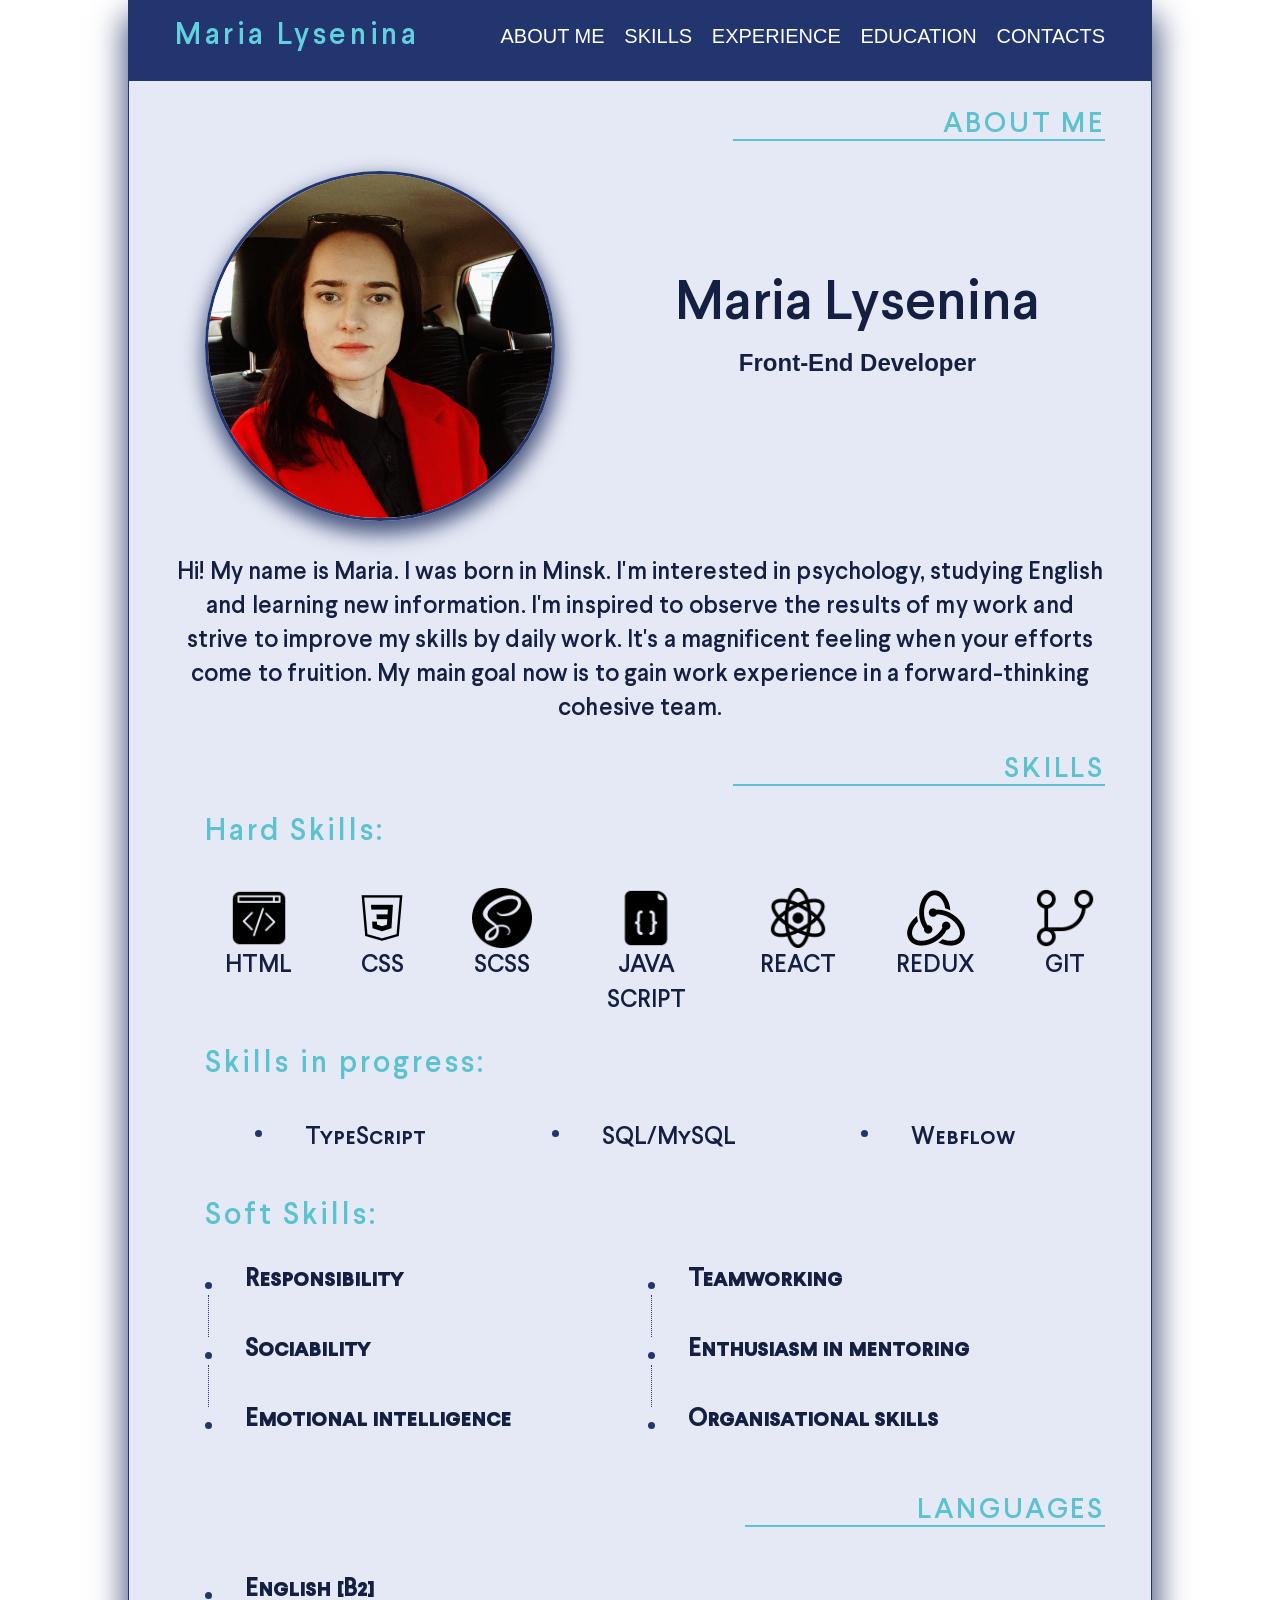
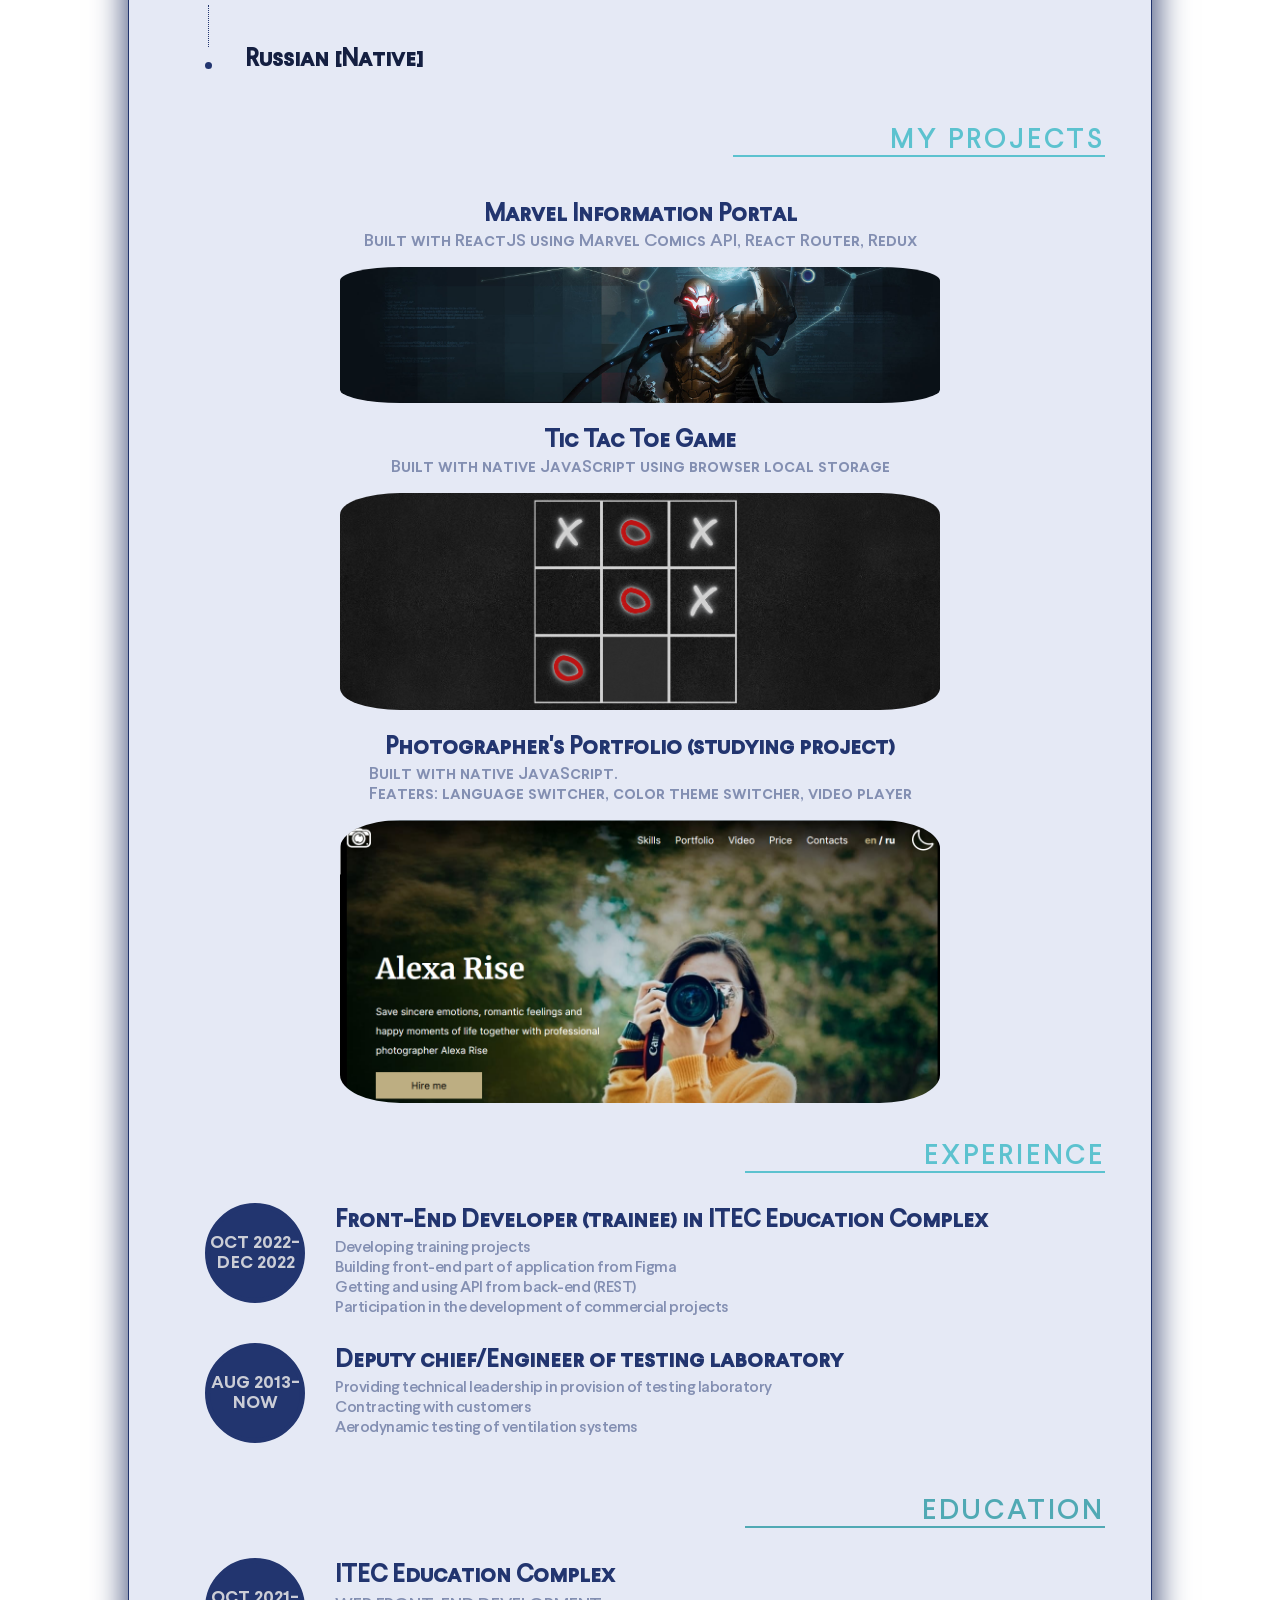
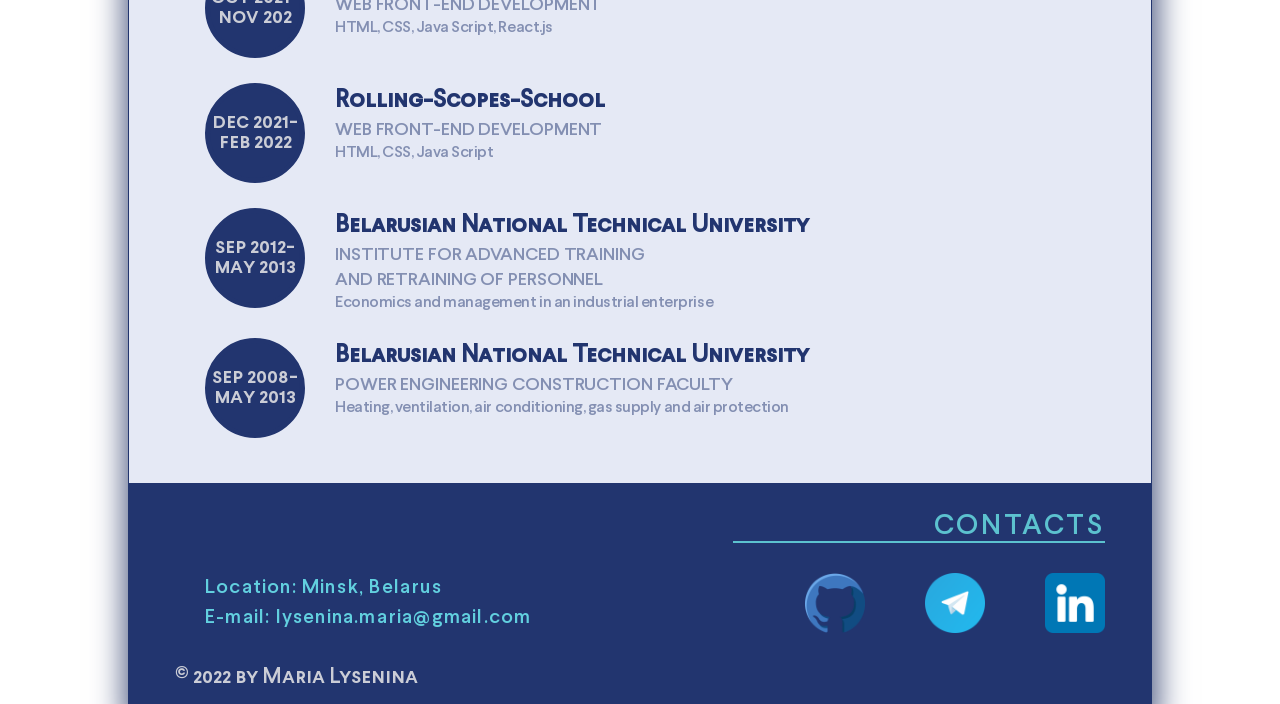
<file: index.html>
<!DOCTYPE html>
<html lang="en">
<head>
    <meta charset="UTF-8">
    <meta http-equiv="X-UA-Compatible" content="IE=edge">
    <meta name="viewport" content="width=device-width, initial-scale=1.0">
    <link rel="stylesheet" href="./css/null_for_CV.css">
    <link rel="stylesheet" href="./css/style.css">
    <link rel="icon" href="./assets/svg/favicon.ico">
    <title>Maria Lysenina</title>
</head>
<body>
    <div class="wrapper">
        <header>    
            <div class="container">
                <div class="header">
                    <div class="header__name">
                        <h2>Maria Lysenina</h2>
                    </div>
                    <nav class="main-nav">
                        <ul class="menu__list">
                            <li>
                                <a href="#About" class="nav__link">About me</a>
                            </li>
                            <li>
                                <a href="#Skills" class="nav__link">Skills</a>
                            </li>
                            <li>
                                <a href="#Experience" class="nav__link">Experience</a>
                            </li>
                            <li>
                                <a href="#Education" class="nav__link">Education</a>
                            </li>
                            <li>
                                <a href="#Contacts" class="nav__link">Contacts</a>
                            </li>
                        </ul>
                    </nav>
                    <nav class="main-nav-tablet">
                        <ul class="menu__list-tablet">
                            <li>
                                <a href="#About" class="nav__link">About me</a>
                            </li>
                            <li>
                                <a href="#Skills" class="nav__link">Skills</a>
                            </li>
                            <li>
                                <a href="#Experience" class="nav__link">Experience</a>
                            </li>
                            <li>
                                <a href="#Education" class="nav__link">Education</a>
                            </li>
                            <li>
                                <a href="#Contacts" class="nav__link">Contacts</a>
                            </li>
                        </ul>
                    </nav>
                    <div class="header__burger">
                        <span class="line"></span>
                        <span class="line"></span>
                        <span class="line2"></span>
                    </div>
                </div>
            </div>
        </header>
        <div class="main">
            <section id="About">
                <div class="container">
                    <div class="about__main">
                        <div class="title-main">
                            <h2 class="title-section">About Me</h2>
                            <div class="divider"></div>
                        </div>
                        <div class="about__box">
                            <div class="avatar">
                                <img src="./assets/img/avatar1.jpg" alt="photo">
                            </div>
                            <div class="name">
                                <h1>Maria Lysenina</h1>
                                <h2>Front-End Developer</h2>
                            </div>
                        </div>
                        <div class="about__intro">
                            <p>Hi! My name is Maria. I was born in Minsk. I'm interested in psychology, studying English and learning new information. 
                                I'm inspired to observe the results of my work and strive to improve my skills by daily work. It's a magnificent feeling when your efforts come to fruition. 
                                My main goal now is to gain work experience in a forward-thinking cohesive team. </p>
                        </div>
                    </div>
                </div>
            </section>
            <section id="Skills">
                <div class="container">
                    <div class="skills__main">
                        <div class="title-main">
                            <h2 class="title-section">Skills</h2>
                            <div class="divider"></div>
                        </div>
                        <div class="skills__main-box">
                            <div class="skills__hard">
                                <div class="hard__title">
                                    <h3>Hard Skills:</h3>
                                </div>
                                <ul class="hard__items">
                                    <li>
                                        <div class="skillbox">
                                            <img src="./assets/img/html.png" alt="html">
                                            <h3>HTML</h3>
                                        </div> 
                                    </li>
                                    <li>
                                        <div class="skillbox">
                                            <img src="./assets/img/css-black.png" alt="css">
                                            <h3>CSS</h3>
                                        </div> 
                                    </li>
                                    <li>
                                        <div class="skillbox">
                                            <img src="./assets/img/sass.png" alt="scss">
                                            <h3>SCSS</h3>
                                        </div> 
                                    </li>
                                    <li>
                                        <div class="skillbox">
                                            <img src="./assets/img/java-script.png" alt="js">
                                            <h3>JAVA SCRIPT</h3>
                                        </div> 
                                    </li>
                                    <li>
                                        <div class="skillbox">
                                            <img src="./assets/img/react-black.png" alt="react">
                                            <h3>REACT</h3>
                                        </div> 
                                    </li>
                                    <li>
                                        <div class="skillbox">
                                            <img src="./assets/img/redux.png" alt="redux">
                                            <h3>REDUX</h3>
                                        </div> 
                                    </li>
                                    <li>
                                        <div class="skillbox">
                                            <img src="./assets/img/git.png" alt="git">
                                            <h3>GIT</h3>
                                        </div> 
                                    </li>
                                </ul> 
                            </div>
                            <div class="skills__hard">
                                <div class="hard__title">
                                    <h3>Skills in progress:</h3>
                                </div>
                                <ul class="soft__items progress__items">
                                    <li class="progress__item">
                                        <div class="skillbox">
                                            <h3>TypeScript</h3>
                                        </div> 
                                    </li>
                                    <li class="progress__item">
                                        <div class="skillbox">
                                            <h3>SQL/MySQL</h3>
                                        </div> 
                                    </li>
                                    <li class="progress__item">
                                        <div class="skillbox">
                                            <h3>Webflow</h3>
                                        </div> 
                                    </li>
                      
                                </ul> 
                            </div>
                            <div class="skills__soft">
                                <div class="soft__title">
                                    <h3>Soft Skills:</h3>
                                </div>
                                <ul class="soft__items">
                                    <li>Responsibility</li>
                                    <li>Sociability</li>
                                    <li>Emotional intelligence</li>
                                    <li>Teamworking</li>
                                    <li>Enthusiasm in mentoring</li>
                                    <li>Organisational skills</li>
                                </ul> 
                            </div>
                        </div>
                    </div>
                </div>
            </section>
            <section id="Languages">
                <div class="container">
                    <div class="language__main">
                        <div class="title-main">
                            <h2 class="title-section">Languages</h2>
                            <div class="divider"></div>
                        </div>
                        <ul class="language__list">
                            <li>English [B2]</li>
                            <li>Russian [Native]</li>
                        </ul>
                    </div>
                </div>
            </section>
            <section id="Code"> 
                <div class="container">
                    <div class="code__main">
                        <div class="title-main">
                            <h2 class="title-section">My Projects</h2>
                            <div class="divider"></div>
                        </div>
                        <div class="project__box">
                            <p class="item__position">Marvel Information Portal</p>
                            <p class="project-descr">Built with ReactJS using Marvel Comics API, React Router, Redux</p>
                            <a class="project-link" href="https://marvel-information-portal-fcsp.vercel.app/" target="_blank">
                                <img src="./assets/img/marvel.jpg" alt="marvel">
                            </a>
                        </div>
                        <div class="project__box">
                            <p class="item__position">Tic Tac Toe Game</p>  
                            <p class="project-descr">Built with native JavaScript using browser local storage</p>
                            <a class="project-link" href="https://maryia-lysenina.github.io/tic-tac-toe/" target="_blank">
                                <img src="./assets/img/tic-tac-toe.png" alt="tictactoe">
                            </a>
                        </div>
                        <div class="project__box">
                            <p class="item__position">Photographer's Portfolio (studying project)</p>
                            <p class="project-descr">Built with native JavaScript. <br>
                                 Featers: language switcher, color theme switcher, video player</p>
                            <a class="project-link" href="https://rolling-scopes-school.github.io/maryia-lysenina-JSFEPRESCHOOL/portfolio/" target="_blank">
                                <img src="./assets/img/portfolio.png" alt="portfolio">
                            </a>
                        </div>
                    </div>
                </div>
            </section>
            <section id="Experience">
                <div class="container">
                    <div class="experience__main">
                        <div class="title-main">
                            <h2 class="title-section">Experience</h2>
                            <div class="divider"></div>
                        </div>
                        <div class="experience__item">
                            <div class="item__date">
                                <p>oct 2022- dec 2022</p> 
                            </div>
                            <div class="item__box">
                                <p class="item__position">
                                    Front-End Developer (trainee) in ITEC Education Complex
                                </p>
                                <p class="item__description">
                                    Developing training projects<br>
                                    Building front-end part of application from Figma <br>
                                    Getting and using API from back-end (REST) <br>
                                    Participation in the development of commercial projects
                                </p>
                            </div>
                        </div>
                        <div class="experience__item">
                            <div class="item__date">
                                <p>aug 2013-now</p> 
                            </div>
                            <div class="item__box">
                                <p class="item__position">
                                    Deputy chief/Engineer of testing laboratory
                                </p>
                                <p class="item__description">
                                    Providing technical leadership in provision of testing laboratory<br>
                                    Contracting with customers <br>
                                    Aerodynamic testing of ventilation systems 
                                </p>
                            </div>
                        </div>
                    </div>
                </div>
            </section>
            <section id="Education">
                <div class="container">
                    <div class="education__main">
                        <div class="title-main">
                            <h2 class="title-section">Education</h2>
                            <div class="divider"></div>
                        </div>
                        <div class="education__item">
                            <div class="item__date">
                                <p>oct 2021-nov 202</p> 
                            </div>
                            <div class="item__box">
                                <p class="item__position">
                                    ITEC Education Complex
                                </p>
                                <p class="item__description">
                                    <span> Web Front-End Development </span><br>
                                    HTML, CSS, Java Script, React.js
                                </p>
                            </div>
                        </div>
                        <div class="education__item">
                            <div class="item__date">
                                <p>dec 2021-feb 2022</p> 
                            </div>
                            <div class="item__box">
                                <p class="item__position">
                                    Rolling-Scopes-School
                                </p>
                                <p class="item__description">
                                    <span> Web Front-End Development </span><br>
                                    HTML, CSS, Java Script
                                </p>
                            </div>
                        </div>
                        <div class="education__item">
                            <div class="item__date">
                                <p>sep 2012-may 2013</p> 
                            </div>
                            <div class="item__box">
                                <p class="item__position">
                                    Belarusian National Technical University
                                </p>
                                <p class="item__description">
                                    <span>Institute for advanced training<br> and retraining of personnel</span><br>
                                    Economics and management in an industrial enterprise
                                </p>
                            </div>
                        </div>
                        <div class="education__item">
                            <div class="item__date">
                                <p>sep 2008-may 2013</p> 
                            </div>
                            <div class="item__box">
                                <p class="item__position">
                                    Belarusian National Technical University
                                </p>
                                <p class="item__description">
                                    <span>Power Engineering Construction Faculty</span><br>
                                    Heating, ventilation, air conditioning, gas supply and air protection
                                </p>
                            </div>
                        </div>
                    </div>
                </div>
            </section>     
        </div>
        <footer id="Contacts">
            <div class="container">
                <div class="footer">
                    <div class="title-main">
                        <h2 class="title-section">Contacts</h2>
                        <div class="divider"></div>
                    </div>
                    <div class="footer__box">
                        <div class="contacts__info">
                            <p>Location: Minsk, Belarus</p>
                            <p>E-mail: lysenina.maria@gmail.com</p>
                        </div>
                        <div class="contacts__social">
                            <a href="https://github.com/Maryia-Lysenina">
                                <img src="./assets/svg/github__icon.png" alt="github">
                            </a>
                            <a href="https://telegram.me/Maryia_Lysenina">
                                <img src="./assets/svg/telegram__icon.png" alt="telegram">
                            </a>
                            <a href="https://www.linkedin.com/in/maria-lysenina/">
                                <img src="./assets/img/linkedin-blue.png" alt="linkedIn">
                            </a>
                        </div>
                    </div>
                    <div class="footer__signature">
                        <div class="footer__year">
                            <p> &copy; 2022 by Maria Lysenina</p>
                        </div>
                    </div>
                </div>
            </div>
        </footer> 
    </div>
    <script src="./script.js"></script>
</body>
</html>
</file>
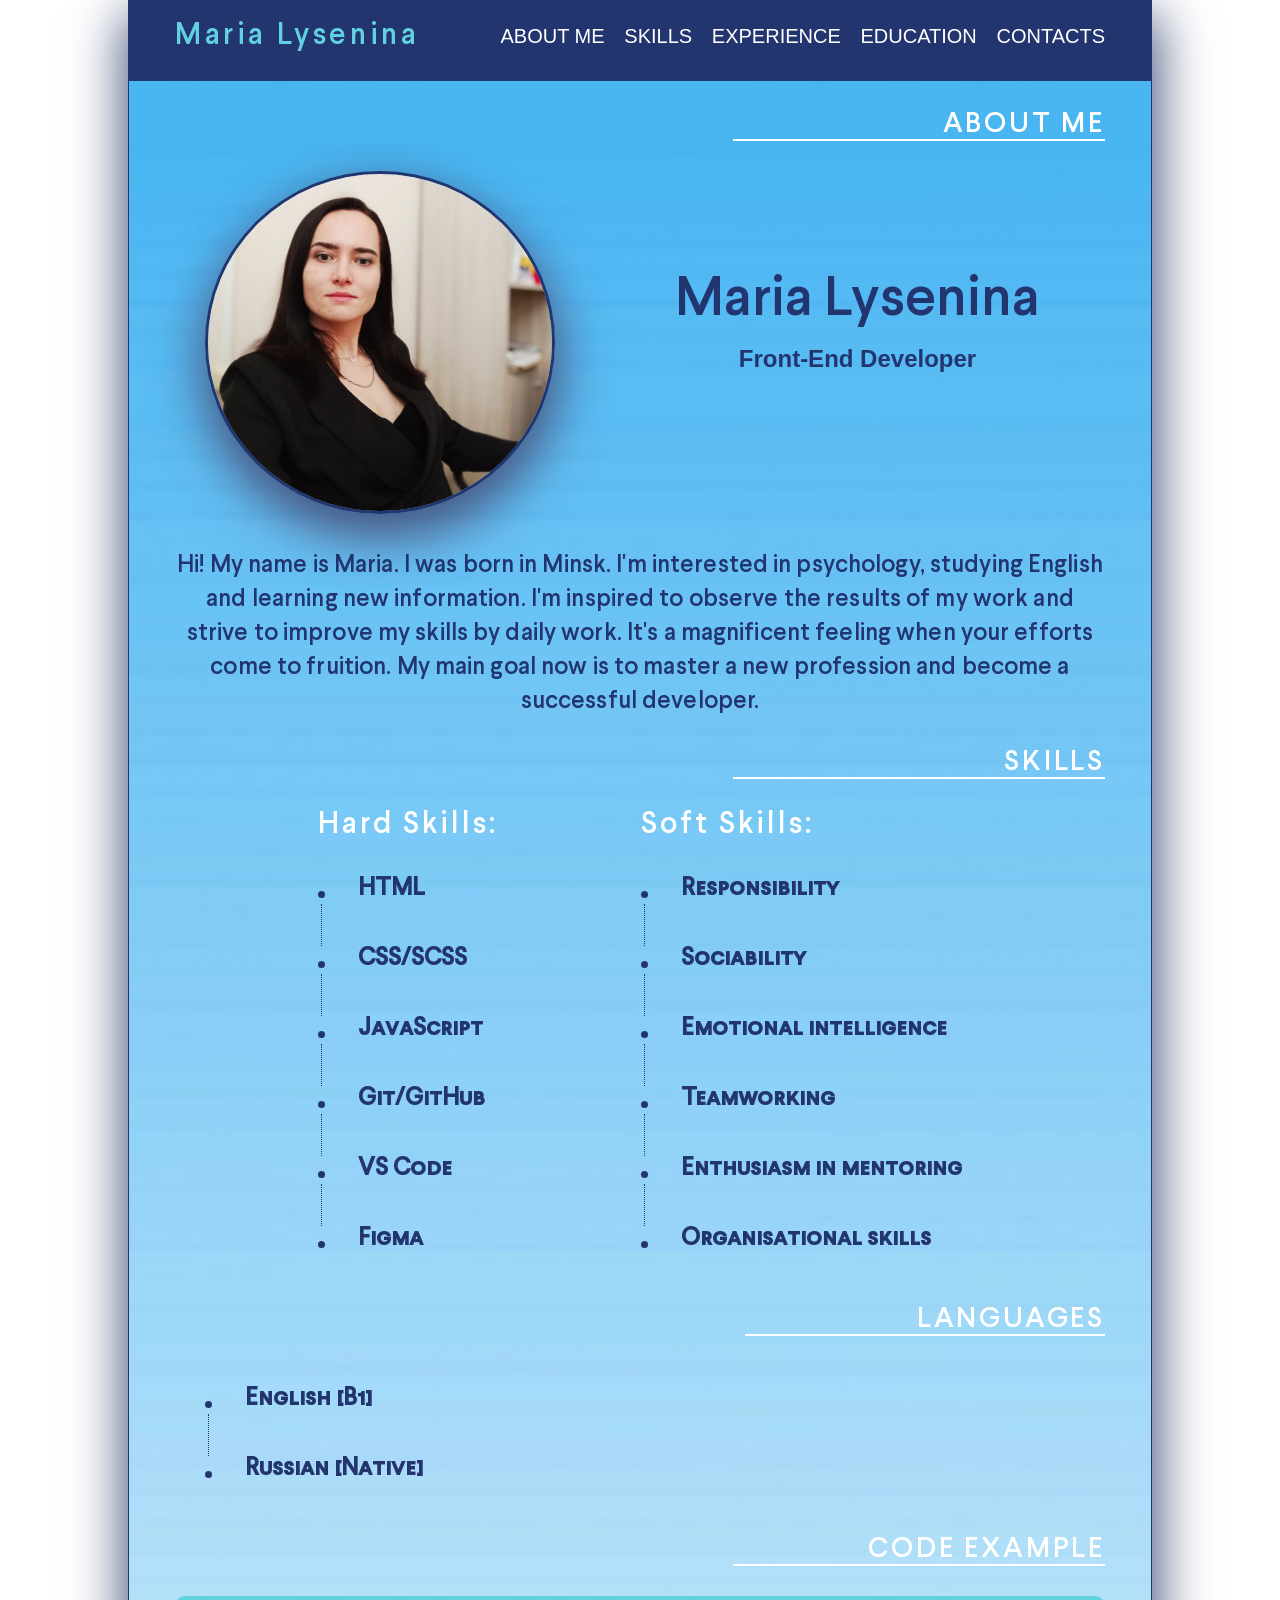
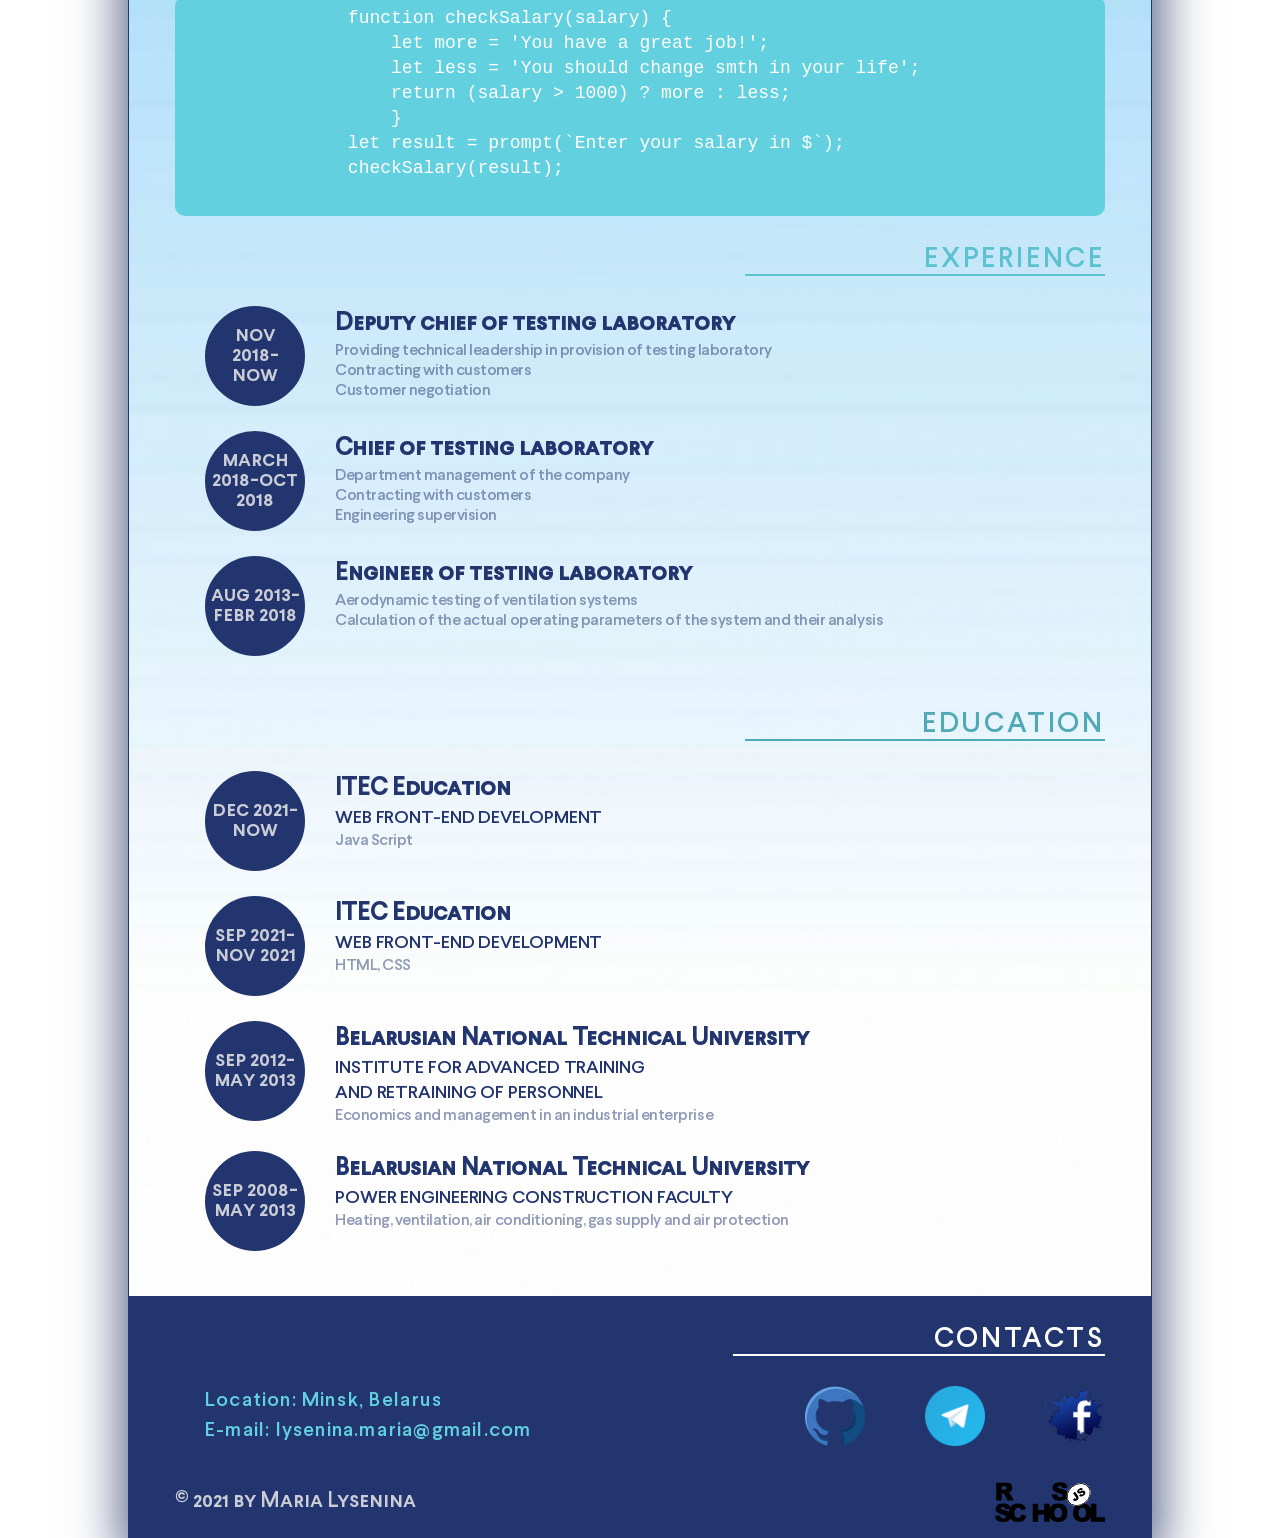
<file: CV-html-css/index.html>
<!DOCTYPE html>
<html lang="en">
<head>
    <meta charset="UTF-8">
    <meta http-equiv="X-UA-Compatible" content="IE=edge">
    <meta name="viewport" content="width=device-width, initial-scale=1.0">
    <link rel="stylesheet" href="./css/null_for_CV.css">
    <link rel="stylesheet" href="./css/style.css">
    <title>Maria Lysenina</title>
</head>
<body>
    <div class="wrapper">
        <header>    
            <div class="container">
                <div class="header">
                    <div class="header__name">
                        <h2>Maria Lysenina</h2>
                    </div>
                    <nav class="main-nav">
                        <ul class="menu__list">
                            <li>
                                <a href="#About" class="nav__link">About me</a>
                            </li>
                            <li>
                                <a href="#Skills" class="nav__link">Skills</a>
                            </li>
                            <li>
                                <a href="#Experience" class="nav__link">Experience</a>
                            </li>
                            <li>
                                <a href="#Education" class="nav__link">Education</a>
                            </li>
                            <li>
                                <a href="#Contacts" class="nav__link">Contacts</a>
                            </li>
                        </ul>
                    </nav>
                </div>
            </div>
        </header>
        <div class="main">
            <section id="About">
                <div class="container">
                    <div class="about__main">
                        <div class="title-main">
                            <h2 class="title-section">About Me</h2>
                            <div class="divider"></div>
                        </div>
                        <div class="about__box">
                            <div class="avatar">
                                <img src="./assets/img/avatar.jpg" alt="photo">
                            </div>
                            <div class="name">
                                <h1>Maria Lysenina</h1>
                                <h2>Front-End Developer</h2>
                            </div>
                        </div>
                        <div class="about__intro">
                            <p>Hi! My name is Maria. I was born in Minsk. I'm interested in psychology, studying English and learning new information. I'm inspired to observe the results of my work and strive to improve my skills by daily work. It's a magnificent feeling when your efforts come to fruition. My main goal now is to master a new profession and become a successful developer. </p>
                        </div>
                    </div>
                </div>
            </section>
            <section id="Skills">
                <div class="container">
                    <div class="skills__main">
                        <div class="title-main">
                            <h2 class="title-section">Skills</h2>
                            <div class="divider"></div>
                        </div>
                        <div class="skills__main-box">
                            <div class="skills__hard">
                                <div class="hard__title">
                                    <h3>Hard Skills:</h3>
                                </div>
                                <ul class="hard__items">
                                    <li>HTML</li>
                                    <li>CSS/SCSS</li>
                                    <li>JavaScript</li>
                                    <li>Git/GitHub</li>
                                    <li>VS Code</li>
                                    <li>Figma</li>
                                </ul> 
                            </div>
                            <div class="skills__soft">
                                <div class="soft__title">
                                    <h3>Soft Skills:</h3>
                                </div>
                                <ul class="soft__items">
                                    <li>Responsibility</li>
                                    <li>Sociability</li>
                                    <li>Emotional intelligence</li>
                                    <li>Teamworking</li>
                                    <li>Enthusiasm in mentoring</li>
                                    <li>Organisational skills</li>
                                </ul> 
                            </div>
                        </div>
                    </div>
                </div>
            </section>
            <section id="Languages">
                <div class="container">
                    <div class="language__main">
                        <div class="title-main">
                            <h2 class="title-section">Languages</h2>
                            <div class="divider"></div>
                        </div>
                        <ul class="language__list">
                            <li>English [B1]</li>
                            <li>Russian [Native]</li>
                        </ul>
                    </div>
                </div>
            </section>
            <section id="Code"> 
                <div class="container">
                    <div class="code__main">
                        <div class="title-main">
                            <h2 class="title-section">Code Example</h2>
                            <div class="divider"></div>
                        </div>
                        <div class="code__box">
                            <pre>
                function checkSalary(salary) {
                    let more = 'You have a great job!';
                    let less = 'You should change smth in your life';
                    return (salary > 1000) ? more : less;
                    }
                let result = prompt(`Enter your salary in $`);
                checkSalary(result);
                            </pre> 
                        </div>
                    </div>
                </div>
            </section>
            <section id="Experience">
                <div class="container">
                    <div class="experience__main">
                        <div class="title-main">
                            <h2 class="title-section">Experience</h2>
                            <div class="divider"></div>
                        </div>
                        <div class="experience__item">
                            <div class="item__date">
                                <p>nov 2018-now</p> 
                            </div>
                            <div class="item__box">
                                <p class="item__position">
                                    Deputy chief of testing laboratory
                                </p>
                                <p class="item__description">
                                    Providing technical leadership in provision of testing laboratory<br>
                                    Contracting with customers <br>
                                    Customer negotiation 
                                </p>
                            </div>
                        </div>
                        <div class="experience__item">
                            <div class="item__date">
                                <p>march 2018-oct 2018</p> 
                            </div>
                            <div class="item__box">
                                <p class="item__position">
                                    Chief of testing laboratory
                                </p>
                                <p class="item__description">
                                    Department management of the company <br>
                                    Contracting with customers <br>
                                    Engineering supervision
                                </p>
                            </div>
                        </div>
                        <div class="experience__item">
                            <div class="item__date">
                                <p>aug 2013-febr 2018</p> 
                            </div>
                            <div class="item__box">
                                <p class="item__position">
                                    Engineer of testing laboratory
                                </p>
                                <p class="item__description">
                                    Aerodynamic testing of ventilation systems <br>
                                    Calculation of the actual operating parameters of the system and their analysis<br>
                                </p>
                            </div>
                        </div>
                    </div>
                </div>
            </section>
            <section id="Education">
                <div class="container">
                    <div class="education__main">
                        <div class="title-main">
                            <h2 class="title-section">Education</h2>
                            <div class="divider"></div>
                        </div>
                        <div class="education__item">
                            <div class="item__date">
                                <p>dec 2021-now</p> 
                            </div>
                            <div class="item__box">
                                <p class="item__position">
                                    ITEC Education
                                </p>
                                <p class="item__description">
                                    <span> Web Front-End Development </span><br>
                                    Java Script
                                </p>
                            </div>
                        </div>
                        <div class="education__item">
                            <div class="item__date">
                                <p>sep 2021-nov 2021</p> 
                            </div>
                            <div class="item__box">
                                <p class="item__position">
                                    ITEC Education
                                </p>
                                <p class="item__description">
                                    <span> Web Front-End Development </span><br>
                                    HTML, CSS
                                </p>
                            </div>
                        </div>
                        <div class="education__item">
                            <div class="item__date">
                                <p>sep 2012-may 2013</p> 
                            </div>
                            <div class="item__box">
                                <p class="item__position">
                                    Belarusian National Technical University
                                </p>
                                <p class="item__description">
                                    <span>Institute for advanced training<br> and retraining of personnel</span><br>
                                    Economics and management in an industrial enterprise
                                </p>
                            </div>
                        </div>
                        <div class="education__item">
                            <div class="item__date">
                                <p>sep 2008-may 2013</p> 
                            </div>
                            <div class="item__box">
                                <p class="item__position">
                                    Belarusian National Technical University
                                </p>
                                <p class="item__description">
                                    <span>Power Engineering Construction Faculty</span><br>
                                    Heating, ventilation, air conditioning, gas supply and air protection
                                </p>
                            </div>
                        </div>
                    </div>
                </div>
            </section>     
        </div>
        <footer id="Contacts">
            <div class="container">
                <div class="footer">
                    <div class="title-main">
                        <h2 class="title-section">Contacts</h2>
                        <div class="divider"></div>
                    </div>
                    <div class="footer__box">
                        <div class="contacts__info">
                            <p>Location: Minsk, Belarus</p>
                            <p>E-mail: lysenina.maria@gmail.com</p>
                        </div>
                        <div class="contacts__social">
                            <a href="https://github.com/Maryia-Lysenina">
                                <img src="./assets/svg/github__icon.png" alt="github">
                            </a>
                            <a href="https://telegram.me/Maryia_Lysenina">
                                <img src="./assets/svg/telegram__icon.png" alt="telegram">
                            </a>
                            <a href="https://www.facebook.com/maria.lysenina">
                                <img src="./assets/svg/fb2__item.png" alt="fb">
                            </a>
                        </div>
                    </div>
                    <div class="footer__signature">
                        <div class="footer__year">
                            <p> &copy; 2021 by Maria Lysenina</p>
                        </div>
                        <div class="rs-logo-link">
                            <a class="rs-link" href="https://rs.school/js/">
                                <img src="./assets/svg/rs_logo.svg" alt="logo">
                            </a>
                        </div>
                    </div>
                </div>
            </div>
        </footer> 
    </div>
</body>
</html>
</file>
<file: css/null_for_CV.css>
@font-face {
  font-family: Larsseit;
  src: url(../assets/fonts/Larsseit-Medium.ttf);
  font-style: normal;
  font-weight: normal;
}
/*Обнуление*/
* {
  padding: 0;
  margin: 0;
  border: 0;
}
*,
*:before,
*:after {
  -moz-box-sizing: border-box;
  -webkit-box-sizing: border-box;
  box-sizing: border-box;
}
:focus,
:active {
  outline: none;
}
a:focus,
a:active {
  outline: none;
}
footer,
header,
aside {
  display: block;
}
html,
body {
  color: #030303;
  height: 100%;
  width: 100%;
  font-size: 100%;
  line-height: 1;
  font-size: 16px;
  background: #ffffff;
  -ms-text-size-adjust: 100%;
  -moz-text-size-adjust: 100%;
  -webkit-text-size-adjust: 100%;
}
input,
button,
textarea {
  font-family: inherit;
}
input::-ms-clear {
  display: none;
}
button {
  cursor: pointer;
}
button::-moz-focus-inner {
  padding: 0;
  border: 0;
}
a,
a:visited {
  text-decoration: none;
}
a:hover {
  text-decoration: none;
}
ul li {
  list-style: none;
}
img {
  vertical-align: top;
}
h1,
h2,
h3,
h4,
h5,
h6 {
  font-size: inherit;
  font-weight: 400;
}
/*--------------------*/
</file>
<file: css/style.css>
body.active {
  overflow: hidden;
}
.wrapper {
  color: #141f41;
  position: relative;
  display: flex;
  flex-direction: column;
  justify-content: space-between;
  min-height: 100%;
  overflow: hidden;
  border: solid 1px #22356f;
  box-shadow: 1px 20px 30px 4px #48557e;
  max-width: 1024px;
  background: #e5e9f5;
  background-repeat: no-repeat;
  background-size: cover;
  margin: 0 auto;
}
.container {
  max-width: 960px;
  margin: 0 auto;
  padding: 0 15px;
}
.main {
  margin-top: 80px;
}
header {
  position: fixed;
  z-index: 10;
  width: 1022px;
  height: 80px;
  background: #22356f;
  padding: 20px 0;
}
.header {
  display: flex;
  align-items: center;
  justify-content: space-between;
}
.header__name {
  font-family: Larsseit;
  font-size: 30px;
  letter-spacing: 0.12em;
  color: #62d0df;
}
.main-nav {
  flex-basis: 65%;
}
@media (max-width: 991px) {
  .container {
    max-width: 720px;
  }
  header {
    width: 100%;
    height: 60px;
  }
  .header__name {
    display: none;
  }
  .main-nav {
    flex-basis: 100%;
  }
}
/* ТАБЛЕТ-МЕНЮ (БУРГЕР) кнопка : */
.header__burger {
  display: none;
  cursor: pointer;
  position: relative;
  z-index: 3;
}
@media (max-width: 768px) {
  .header__burger {
    display: block;
  }
  .header {
    justify-content: end;
  }
  header {
    padding: 8px 0;
  }
  .main-nav {
    display: none;
  }
}
.header__burger .line,
.header__burger .line2 {
  width: 50px;
  height: 4px;
  background-color: #ffffff;
  display: block;
  margin: 8px auto;
  transition: all 0.4s ease-in-out;
}
.header__burger.active {
  transition: all 0.4s ease-in-out;
  transition-delay: 0.6s;
  transform: rotate(45deg);
}
.header__burger.active .line:nth-child(2) {
  width: 0px;
}
.header__burger.active .line:nth-child(1),
#hamburger-6.is-active .line:nth-child(3) {
  transition-delay: 0.3s;
}
.header__burger.active .line:nth-child(1) {
  transform: translateY(13px);
}
.header__burger.active .line2 {
  transform: translateY(-13px) rotate(90deg);
}
/* ТАБЛЕТ-МЕНЮ (БУРГЕР) : */
.main-nav-tablet {
  display: flex;
  position: fixed;
  z-index: 2;
  top: 0;
  right: -800px;
  transition: all ease 0.8s;
}
.main-nav-tablet.active {
  display: flex;
  right: 0;
  top: 0;
  width: 50%;
  height: 100%;
  background: #22356f;
  transition: all ease 0.8s;
  padding: 134px 0 0 127px;
}
@media (max-width: 620px) {
  .main-nav-tablet.active {
    width: 100%;
  }
}

.menu__list {
  display: flex;
  justify-content: space-between;
}
.menu__list-tablet li {
  margin-bottom: 15px;
}
.nav__link {
  font-family: Verdana, Geneva, Tahoma, sans-serif;
  font-style: normal;
  font-weight: 300;
  font-size: 20px;
  line-height: 120%;
  text-transform: uppercase;
  color: #ffffff;
  position: relative;
}
.nav__link::before {
  position: absolute;
  display: block;
  content: "";
  width: 0;
  right: 0;
  height: 3px;
  bottom: -4px;
  background-color: #62d0df;
  transition: width 0.8s ease-in-out;
}
.nav__link:hover::before {
  width: 100%;
  left: 0;
}
.title-main {
  display: flex;
  align-items: flex-end;
  justify-content: end;
  flex-direction: column;
}
.title-section {
  font-family: Larsseit;
  font-size: 28px;
  letter-spacing: 0.1em;
  text-transform: uppercase;
  color: #5cc2cf;
  text-align: right;
  margin-top: 30px;
}
.divider {
  height: 2px;
  width: 40%;
  margin-bottom: 30px;
  background-color: #5cc2cf;
  text-align: right;
}
.about__box {
  display: flex;
  justify-content: space-between;
  padding-left: 30px;
}
@media (max-width: 576px) {
  .about__box {
    flex-wrap: wrap;
    justify-content: center;
    padding-left: 0px;
  }
}
.avatar {
  max-width: 350px;
  max-height: 350px;
  border-radius: 50%;
  overflow: hidden;
  border: solid 3px #22356f;
  box-shadow: 1px 10px 20px 3px #48557e;
}
@media (max-width: 576px) {
  .avatar {
    max-width: 270px;
    max-height: 270px;
    margin-bottom: 50px;
  }
}
.avatar img {
  width: 100%;
  height: 100%;
}
.name {
  align-self: center;
  flex-basis: 55%;
  margin-left: 20px;
  text-align: center;
}
.name h1 {
  font-family: Larsseit;
  font-size: 56px;
  line-height: 53px;
  margin-bottom: 20px;
}
.name h2 {
  font-family: Verdana, Geneva, Tahoma, sans-serif;
  font-style: normal;
  font-weight: 600;
  font-size: 24px;
  margin-bottom: 40px;
}
@media (max-width: 576px) {
  .name h1 {
    font-size: 48px;
  }
  .name h2 {
    font-size: 20px;
  }
}
.about__intro {
  font-family: Larsseit;
  font-size: 24px;
  line-height: 34px;
  letter-spacing: 0.005em;
  margin-top: 35px;
  text-align: center;
}
@media (max-width: 576px) {
  .about__intro {
    font-size: 20px;
    line-height: 28px;
    margin-top: 15px;
  }
}
/* СЕКЦИЯ СКИЛЛС */
.skills__main-box {
  /* display: flex;
  justify-content: space-evenly; */
}
.skills__soft {
  padding-left: 30px;
}
.hard__title,
.soft__title {
  font-family: Larsseit;
  font-size: 30px;
  line-height: 32px;
  letter-spacing: 0.1em;
  color: #5cc2cf;
  margin-bottom: 15px;
  text-align: left;
}
.hard__title {
  padding-left: 30px;
}
.hard__items,
.soft__items {
  display: flex;
  font-family: Larsseit;
  font-size: 24px;
  line-height: 35px;
}

@media (max-width: 991px) {
  .hard__items,
  .soft__items {
    font-size: 20px;
    line-height: 28px;
  }
}
@media (max-width: 991px) {
  .hard__items {
    flex-wrap: wrap;
    justify-content: space-around;
  }
}
.soft__items {
  flex-direction: column;
  flex-wrap: wrap;
  height: 220px;
}
@media (max-width: 576px) {
  .soft__items {
    flex-wrap: nowrap;
    height: 100%;
  }
}
/* Добавила progress-section: */
.progress__items {
  flex-direction: row;
  justify-content: space-between;
  height: auto;
  margin-bottom: 15px;
  padding: 0 80px 0 80px;
}
@media (max-width: 576px) {
  .progress__items {
    flex-wrap: wrap;
    padding: 0 30px 0 30px;
  }
}
.progress__items li {
  padding: 10px 10px 10px 10px;
}
.progress__items li:after {
  display: none;
}
@media (max-width: 576px) {
  .progress__items li:after {
    display: block;
  }
}
.skillbox {
  display: flex;
  flex-direction: column;
  align-items: center;
  justify-content: center;
  padding: 10px;
  align-items: center;
}
.skillbox h3 {
  text-align: center;
}
.skillbox:hover {
  transform: translateY(-5px);
}
.skillbox img {
  width: 60px;
  height: 60px;
}
@media (max-width: 576px) {
  .skillbox img {
    width: 40px;
    height: 40px;
  }
}
.skills__main-box li {
  position: relative;
  padding: 15px 0 20px 40px;
  font-variant: small-caps;
  font-weight: bold;
  cursor: default;
}
.soft__items li:before {
  position: absolute;
  width: 7px;
  height: 7px;
  border-radius: 50%;
  background: #22356f;
  content: "";
  left: 0;
  transition: 0.3s ease-in-out;
  top: 35px;
}
.soft__items li:after {
  position: absolute;
  border-left: 1px dotted #22356f;
  width: 1px;
  bottom: -20px;
  content: "";
  left: 3px;
  top: 48px;
}
.soft__items li:hover,
.language__list li:hover {
  transform: translateX(-5px);
}
.skills__main-box:hover:before {
  box-shadow: 0 0 0 10px #22356f;
}
.soft__items li:nth-child(3)::after,
.soft__items li:last-child::after {
  content: none;
}
/* СЕКЦИЯ ЯЗЫКИ */
.language__main {
  padding-left: 30px;
}
.language__list {
  font-family: Larsseit;
  font-size: 24px;
  line-height: 35px;
  font-variant: small-caps;
  font-weight: bold;
}
@media (max-width: 991px) {
  .language__list {
    font-size: 20px;
    line-height: 28px;
  }
}
.language__list li {
  position: relative;
  padding: 15px 0 20px 40px;
  font-variant: small-caps;
  font-weight: bold;
  cursor: default;
}
.language__list li:before {
  position: absolute;
  width: 7px;
  height: 7px;
  border-radius: 50%;
  background: #22356f;
  content: "";
  left: 0;
  transition: 0.3s ease-in-out;
  top: 35px;
}
.language__list li:after {
  position: absolute;
  border-left: 1px dotted #22356f;
  width: 1px;
  bottom: -20px;
  content: "";
  left: 3px;
  top: 48px;
}
.language__list:hover:before {
  box-shadow: 0 0 0 10px #22356f;
}
.language__list li:last-child::after {
  content: none;
}
.project__box {
  font-size: 18px;
  line-height: 25px;
  color: #ffffff;
  border-radius: 10px;
  padding: 10px 0;
  display: flex;
  flex-direction: column;
  align-items: center;
}
.project-descr {
  font-family: Larsseit;
  font-size: 18px;
  line-height: 20px;
  font-variant: small-caps;
  color: rgba(34, 53, 111, 0.5);
}
.project-link {
  display: inline-flex;
  justify-content: center;
  width: 600px;
}
@media (max-width: 576px) {
  .project-link {
    width: 300px;
  }
}
.project-link:hover {
  transform: translateY(-5px);
}
.project-link img {
  width: 100%;
  height: 100%;
  border-radius: 10%;
  margin-top: 15px;
}
/* СЕКЦИЯ ОПЫТ */
.experience__main {
  padding-left: 30px;
}
.experience__main .title-section {
  color: #5cc2cf;
}
.experience__main .divider {
  background-color: #5cc2cf;
}
.experience__item {
  display: flex;
  margin-bottom: 25px;
}
.item__date {
  border: solid 5px #22356f;
  border-radius: 50%;
  width: 100px;
  height: 100px;
  display: flex;
  align-items: center;
  margin-right: 30px;
  background-color: #22356f;
}
@media (max-width: 576px) {
  .experience__item,
  .education__item {
    flex-wrap: wrap;
    justify-content: center;
  }
}
.item__date p {
  font-family: Larsseit;
  font-size: 22px;
  line-height: 20px;
  font-variant: small-caps;
  color: #cbcdd6;
  text-align: center;
}
@media (max-width: 991px) {
  .item__date p {
    font-size: 18px;
  }
}
@media (max-width: 576px) {
  .item__date {
    margin-right: 0;
    margin-bottom: 15px;
  }
}
.item__position {
  font-family: Larsseit;
  font-size: 24px;
  line-height: 35px;
  font-variant: small-caps;
  font-weight: bold;
  color: #22356f;
}
@media (max-width: 991px) {
  .item__position {
    font-size: 20px;
    line-height: 28px;
  }
}
.item__description {
  font-family: Larsseit;
  font-size: 16px;
  line-height: 20px;
  letter-spacing: -0.03em;
  color: rgba(34, 53, 111, 0.5);
}
@media (max-width: 576px) {
  .item__description,
  .item__position {
    text-align: center;
  }
}
/* СЕКЦИЯ ОБРАЗОВАНИЕ */
.education__main {
  padding-left: 30px;
  padding-bottom: 20px;
}
.education__main .title-section {
  color: #50a9b4;
}
.education__main .divider {
  background-color: #50a9b4;
}
.education__item {
  display: flex;
  margin-bottom: 25px;
}
.item__description span {
  font-family: Larsseit;
  font-size: 18px;
  line-height: 25px;
  letter-spacing: -0.006em;
  text-transform: uppercase;
}
/* FOOTER = = = = = =  */
footer {
  width: 100%;
  background: #22356f;
}
.footer {
  padding-bottom: 15px;
}
.footer__box {
  display: flex;
  justify-content: space-evenly;
  margin-bottom: 30px;
  padding-left: 30px;
}
@media (max-width: 576px) {
  .footer__box {
    flex-wrap: wrap;
    padding-left: 0px;
  }
}
.contacts__info {
  width: 100%;
  font-family: Larsseit;
  font-size: 20px;
  line-height: 30px;
  letter-spacing: 0.06em;
  color: #62d0df;
}
@media (max-width: 576px) {
  .contacts__info {
    font-size: 18px;
    line-height: 20px;
    margin-bottom: 15px;
  }
}
.contacts__social {
  width: 50%;
  height: 65px;
  display: flex;
  justify-content: space-between;
}
.contacts__social a {
  display: block;
  width: 60px;
  height: 60px;
}
@media (max-width: 991px) {
  .contacts__social a {
    width: 40px;
    height: 40px;
  }
}
.contacts__social a:hover {
  margin-top: 5px;
}
.contacts__social a img {
  width: 100%;
  height: 100%;
}
.footer__signature {
  display: flex;
  justify-content: space-between;
  align-items: center;
}
.footer__year {
  font-family: Larsseit;
  font-size: 22px;
  line-height: 20px;
  font-variant: small-caps;
  color: #cbcdd6;
  text-align: center;
}
.rs-logo-link {
  width: 110px;
}
.rs-link img {
  width: 100%;
  height: 100%;
}
</file>
<file: CV-html-css/css/null_for_CV.css>
@font-face {
  font-family: Larsseit;
  src: url(../assets/fonts/Larsseit-Medium.ttf);
  font-style: normal;
  font-weight: normal;
}
/*Обнуление*/
* {
  padding: 0;
  margin: 0;
  border: 0;
}
*,
*:before,
*:after {
  -moz-box-sizing: border-box;
  -webkit-box-sizing: border-box;
  box-sizing: border-box;
}
:focus,
:active {
  outline: none;
}
a:focus,
a:active {
  outline: none;
}
footer,
header,
aside {
  display: block;
}
html,
body {
  color: #030303;
  height: 100%;
  width: 100%;
  font-size: 100%;
  line-height: 1;
  font-size: 16px;
  background: #ffffff;
  -ms-text-size-adjust: 100%;
  -moz-text-size-adjust: 100%;
  -webkit-text-size-adjust: 100%;
}
input,
button,
textarea {
  font-family: inherit;
}
input::-ms-clear {
  display: none;
}
button {
  cursor: pointer;
}
button::-moz-focus-inner {
  padding: 0;
  border: 0;
}
a,
a:visited {
  text-decoration: none;
}
a:hover {
  text-decoration: none;
}
ul li {
  list-style: none;
}
img {
  vertical-align: top;
}
h1,
h2,
h3,
h4,
h5,
h6 {
  font-size: inherit;
  font-weight: 400;
}
/*--------------------*/
</file>
<file: CV-html-css/css/style.css>
.wrapper {
  display: flex;
  flex-direction: column;
  justify-content: space-between;
  min-height: 100%;
  overflow: hidden;
  border: solid 1px #22356f;
  box-shadow: 1px 20px 50px 5px #48557e;
  max-width: 1024px;
  background: #e5e9f5;
  background-image: url(../assets/img/blue1.jpg);
  background-repeat: no-repeat;
  background-size: cover;
  margin: 0 auto;
}
.container {
  max-width: 960px;
  margin: 0 auto;
  padding: 0 15px;
}
.main {
  margin-top: 80px;
}
header {
  position: fixed;
  width: 1022px;
  height: 80px;
  background: #22356f;
  padding: 20px 0;
}
.header {
  display: flex;
  align-items: center;
  justify-content: space-between;
  flex-wrap: wrap;
}
.header__name {
  font-family: Larsseit;
  font-size: 30px;
  letter-spacing: 0.12em;
  color: #62d0df;
}
.main-nav {
  flex-basis: 65%;
}
.menu__list {
  display: flex;
  justify-content: space-between;
}
.nav__link {
  font-family: Verdana, Geneva, Tahoma, sans-serif;
  font-style: normal;
  font-weight: 300;
  font-size: 20px;
  line-height: 120%;
  text-transform: uppercase;
  color: #ffffff;
  position: relative;
}
.nav__link::before {
  position: absolute;
  display: block;
  content: "";
  width: 0;
  right: 0;
  height: 3px;
  bottom: -4px;
  background-color: #62d0df;
  transition: width 0.8s ease-in-out;
}
.nav__link:hover::before {
  width: 100%;
  left: 0;
}
.title-main {
  display: flex;
  align-items: flex-end;
  justify-content: end;
  flex-direction: column;
}
.title-section {
  font-family: Larsseit;
  font-size: 28px;
  letter-spacing: 0.1em;
  text-transform: uppercase;
  color: #ffffff;
  text-align: right;
  margin-top: 30px;
}
.divider {
  height: 2px;
  width: 40%;
  margin-bottom: 30px;
  background-color: #ffffff;
  text-align: right;
}
.about__box {
  display: flex;
  justify-content: space-between;
  padding-left: 30px;
}
.avatar {
  max-width: 350px;
  max-height: 350px;
  border-radius: 50%;
  overflow: hidden;
  border: solid 3px #22356f;
  box-shadow: 1px 20px 50px 5px #48557e;
}
.avatar img {
  width: 100%;
  height: 100%;
}
.name {
  align-self: center;
  flex-basis: 55%;
  margin-left: 20px;
  text-align: center;
}
.name h1 {
  font-family: Larsseit;
  font-size: 56px;
  line-height: 53px;
  color: #22356f;
  margin-bottom: 20px;
}
.name h2 {
  font-family: Verdana, Geneva, Tahoma, sans-serif;
  font-style: normal;
  font-weight: 600;
  font-size: 24px;
  color: #22356f;
  margin-bottom: 40px;
}
.about__intro {
  font-family: Larsseit;
  font-size: 24px;
  line-height: 34px;
  letter-spacing: 0.005em;
  color: #22356f;
  margin-top: 35px;
  text-align: center;
}
/* СЕКЦИЯ СКИЛЛС */
.skills__main-box {
  display: flex;
  justify-content: space-evenly;
}
.hard__title,
.soft__title {
  font-family: Larsseit;
  font-size: 30px;
  line-height: 32px;
  letter-spacing: 0.1em;
  color: #ffffff;
  margin-bottom: 15px;
}
.hard__items,
.soft__items {
  font-family: Larsseit;
  font-size: 24px;
  line-height: 35px;
}
.skills__main-box li {
  position: relative;
  padding: 15px 0 20px 40px;
  color: #22356f;
  font-variant: small-caps;
  font-weight: bold;
  cursor: pointer;
}
.skills__main-box li:before {
  position: absolute;
  width: 7px;
  height: 7px;
  border-radius: 50%;
  background: #22356f;
  content: "";
  left: 0;
  transition: 0.3s ease-in-out;
  top: 35px;
}
.skills__main-box li:after {
  position: absolute;
  border-left: 1px dotted #22356f;
  width: 1px;
  bottom: -20px;
  content: "";
  left: 3px;
  top: 48px;
}
.skills__main-box:hover:before {
  box-shadow: 0 0 0 10px #22356f;
}
.hard__items li:last-child::after,
.soft__items li:last-child::after {
  content: none;
}
/* СЕКЦИЯ ЯЗЫКИ */
.language__main {
  padding-left: 30px;
}
.language__list {
  font-family: Larsseit;
  font-size: 24px;
  line-height: 35px;
  font-variant: small-caps;
  font-weight: bold;
  cursor: pointer;
}
.language__list li {
  position: relative;
  padding: 15px 0 20px 40px;
  color: #22356f;
  font-variant: small-caps;
  font-weight: bold;
  cursor: pointer;
}
.language__list li:before {
  position: absolute;
  width: 7px;
  height: 7px;
  border-radius: 50%;
  background: #22356f;
  content: "";
  left: 0;
  transition: 0.3s ease-in-out;
  top: 35px;
}
.language__list li:after {
  position: absolute;
  border-left: 1px dotted #22356f;
  width: 1px;
  bottom: -20px;
  content: "";
  left: 3px;
  top: 48px;
}
.language__list:hover:before {
  box-shadow: 0 0 0 10px #22356f;
}
.language__list li:last-child::after {
  content: none;
}
.code__box {
  background-color: #62d0df;
  font-size: 18px;
  line-height: 25px;
  color: #ffffff;
  border-radius: 10px;
  padding: 10px 0;
}
/* СЕКЦИЯ ОПЫТ */
.experience__main {
  padding-left: 30px;
}
.experience__main .title-section {
  color: #5cc2cf;
}
.experience__main .divider {
  background-color: #5cc2cf;
}
.experience__item {
  display: flex;
  margin-bottom: 25px;
}
.item__date {
  border: solid 5px #22356f;
  border-radius: 50%;
  width: 100px;
  height: 100px;
  display: flex;
  align-items: center;
  margin-right: 30px;
  background-color: #22356f;
}
.item__date p {
  font-family: Larsseit;
  font-size: 22px;
  line-height: 20px;
  font-variant: small-caps;
  color: #cbcdd6;
  text-align: center;
}
.item__position {
  font-family: Larsseit;
  font-size: 24px;
  line-height: 35px;
  font-variant: small-caps;
  font-weight: bold;
  color: #22356f;
}
.item__description {
  font-family: Larsseit;
  font-size: 16px;
  line-height: 20px;
  letter-spacing: -0.03em;
  color: rgba(34, 53, 111, 0.5);
}
/* СЕКЦИЯ ОБРАЗОВАНИЕ */
.education__main {
  padding-left: 30px;
  padding-bottom: 20px;
}
.education__main .title-section {
  color: #50a9b4;
}
.education__main .divider {
  background-color: #50a9b4;
}
.education__item {
  display: flex;
  margin-bottom: 25px;
}
.item__description span {
  font-family: Larsseit;
  font-size: 18px;
  line-height: 25px;
  letter-spacing: -0.006em;
  text-transform: uppercase;
  color: #22356f;
}
/* FOOTER = = = = = =  */
footer {
  width: 100%;
  background: #22356f;
}
.footer {
  padding-bottom: 15px;
}
.footer__box {
  display: flex;
  justify-content: space-evenly;
  margin-bottom: 30px;
  padding-left: 30px;
}
.contacts__info {
  width: 100%;
  font-family: Larsseit;
  font-size: 20px;
  line-height: 30px;
  letter-spacing: 0.06em;
  color: #62d0df;
}
.contacts__social {
  width: 50%;
  height: 65px;
  display: flex;
  justify-content: space-between;
}
.contacts__social a {
  display: block;
  width: 60px;
  height: 60px;
}
.contacts__social a:hover {
  margin-top: 5px;
}
.contacts__social a img {
  width: 100%;
  height: 100%;
}
.footer__signature {
  display: flex;
  justify-content: space-between;
  align-items: center;
}
.footer__year {
  font-family: Larsseit;
  font-size: 22px;
  line-height: 20px;
  font-variant: small-caps;
  color: #cbcdd6;
  text-align: center;
}
.rs-logo-link {
  width: 110px;
}
.rs-link img {
  width: 100%;
  height: 100%;
}
@media (max-width: 991px) {
  .container {
    max-width: 720px;
  }
  .header {
    display: block;
  }
  .header__name {
    display: none;
  }
}
</file>
